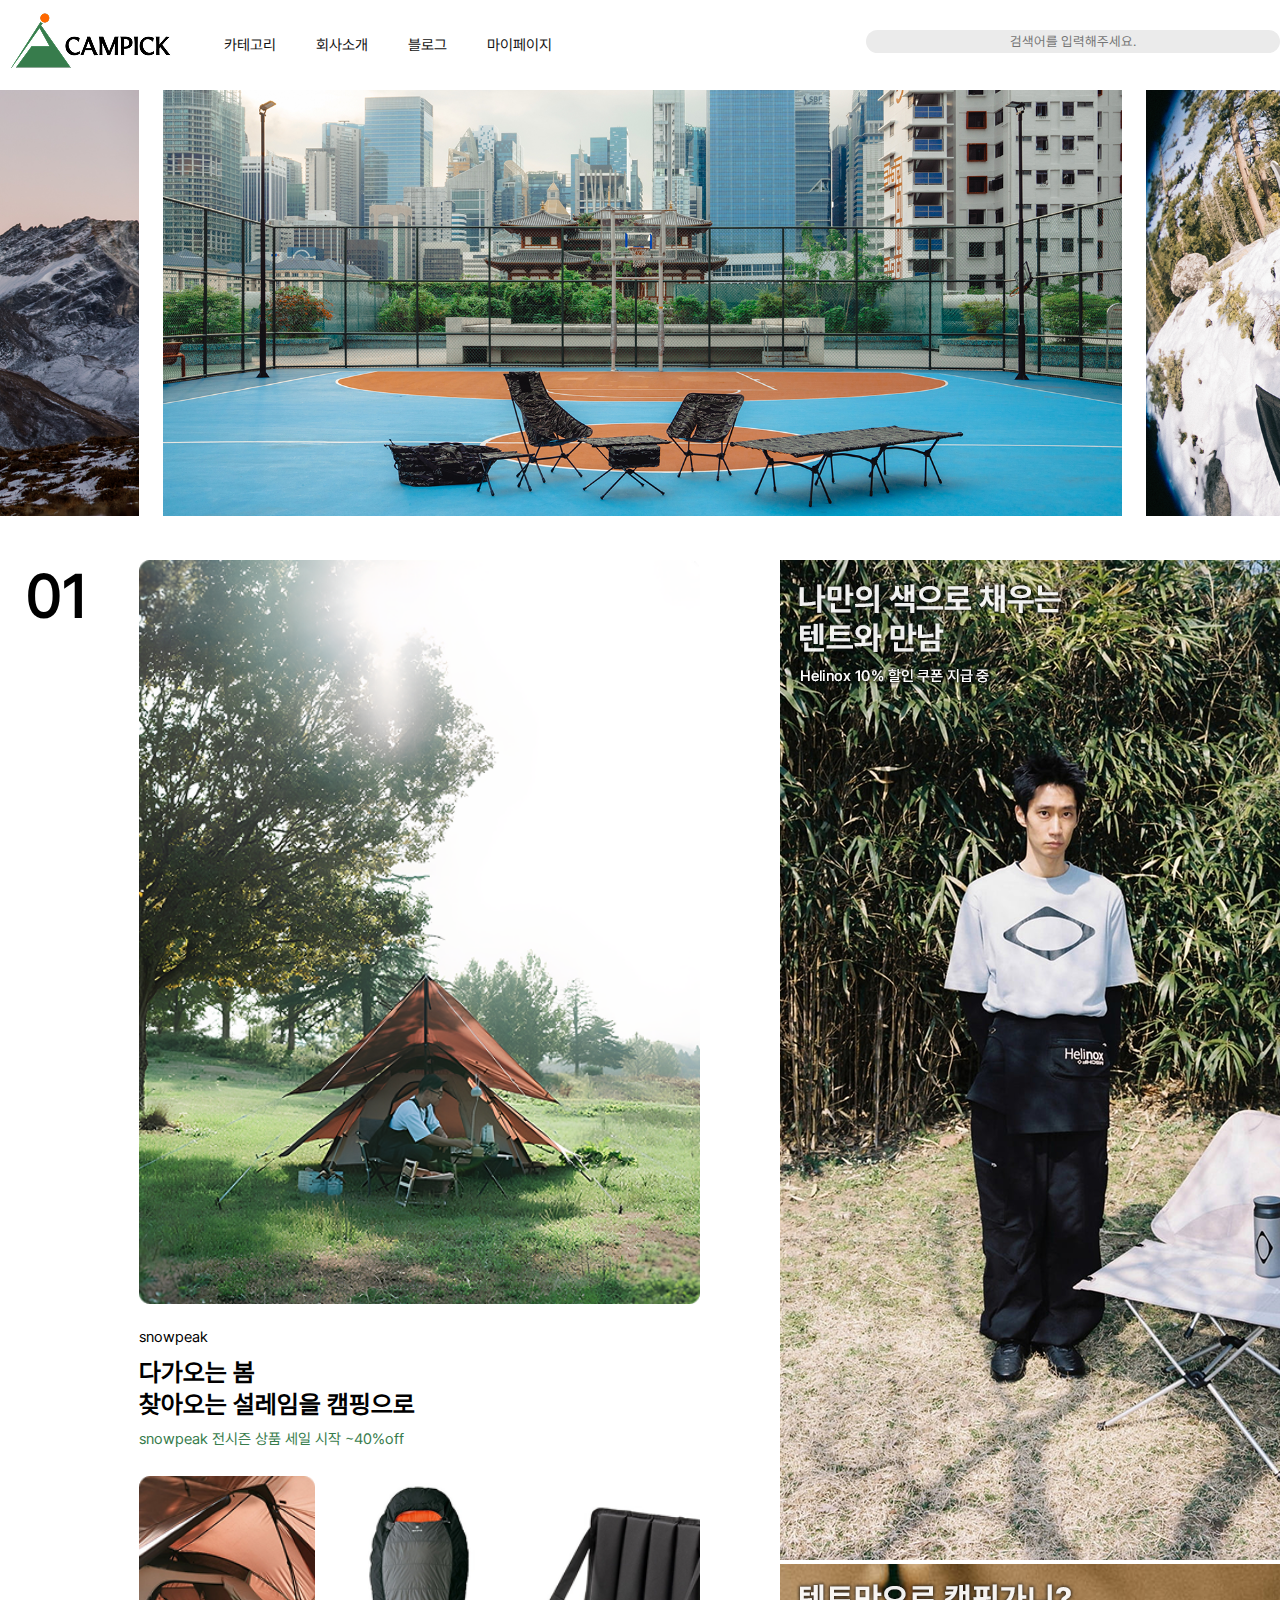
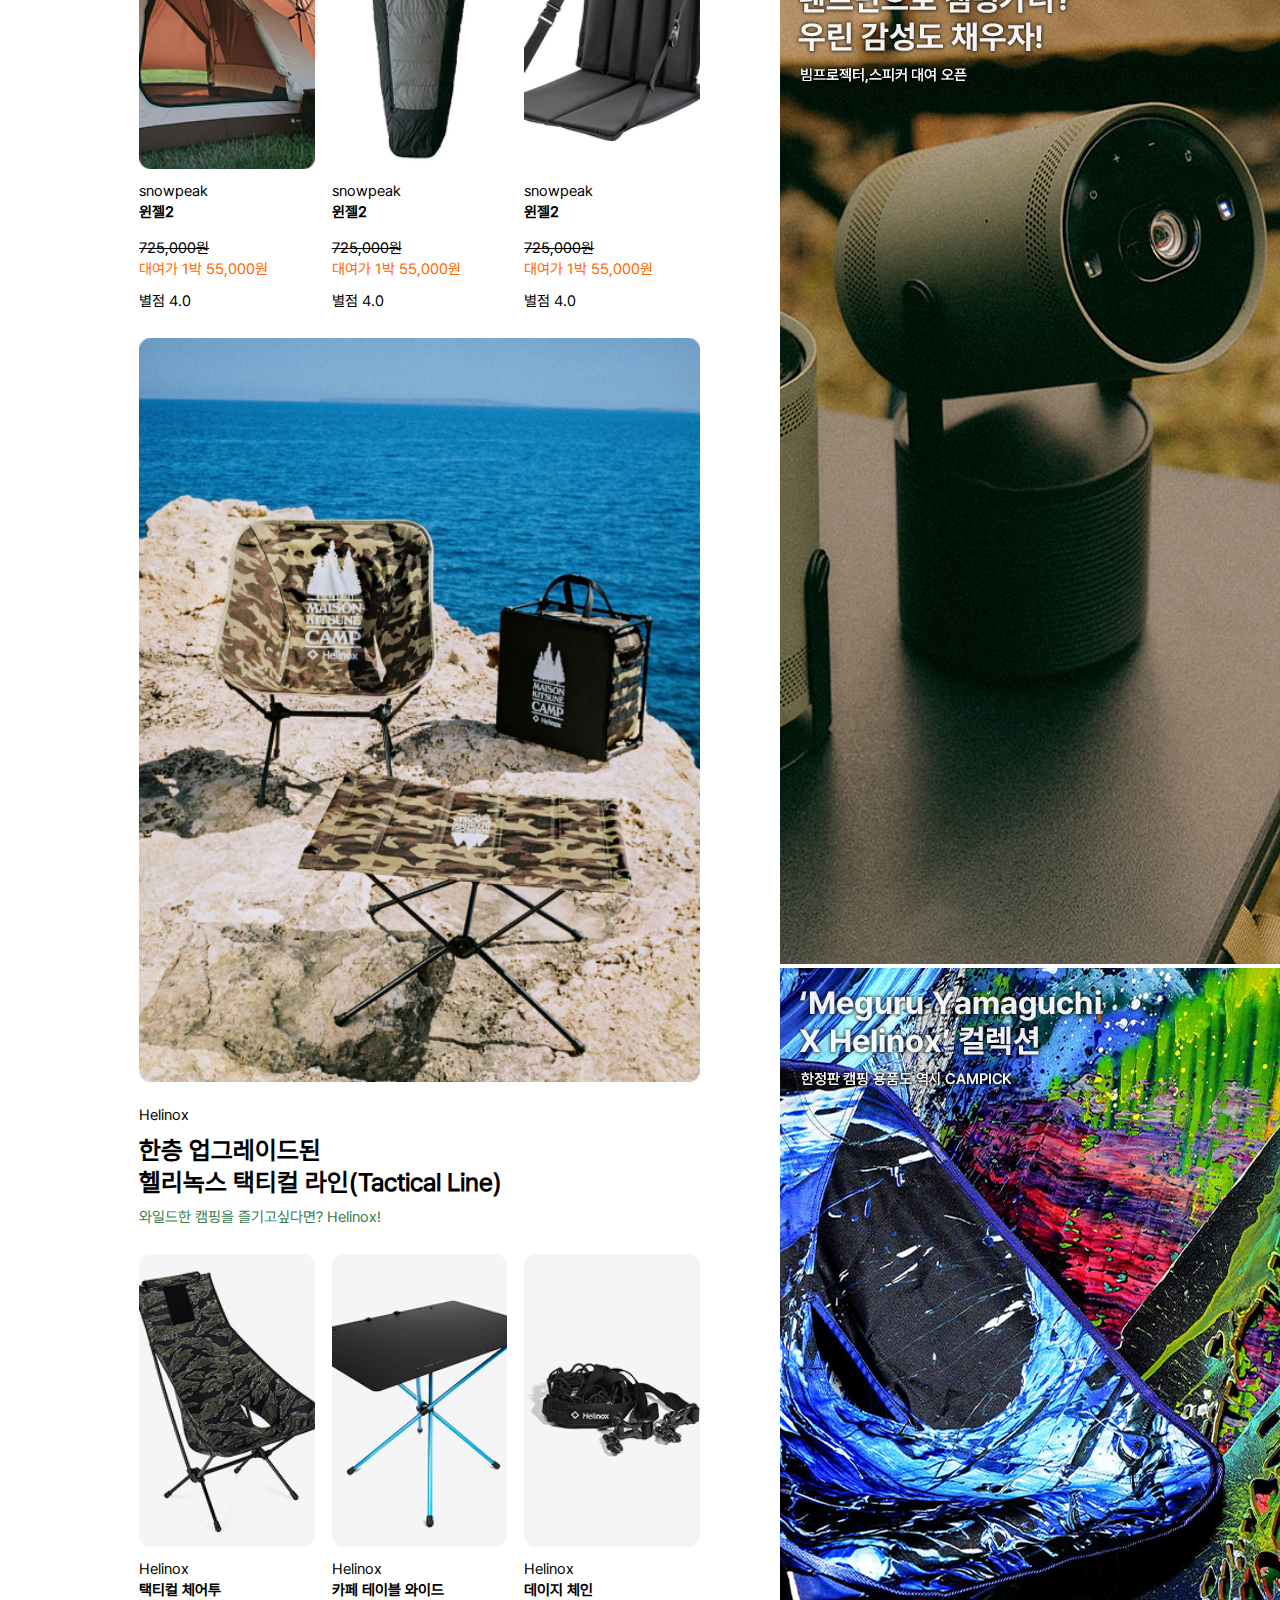
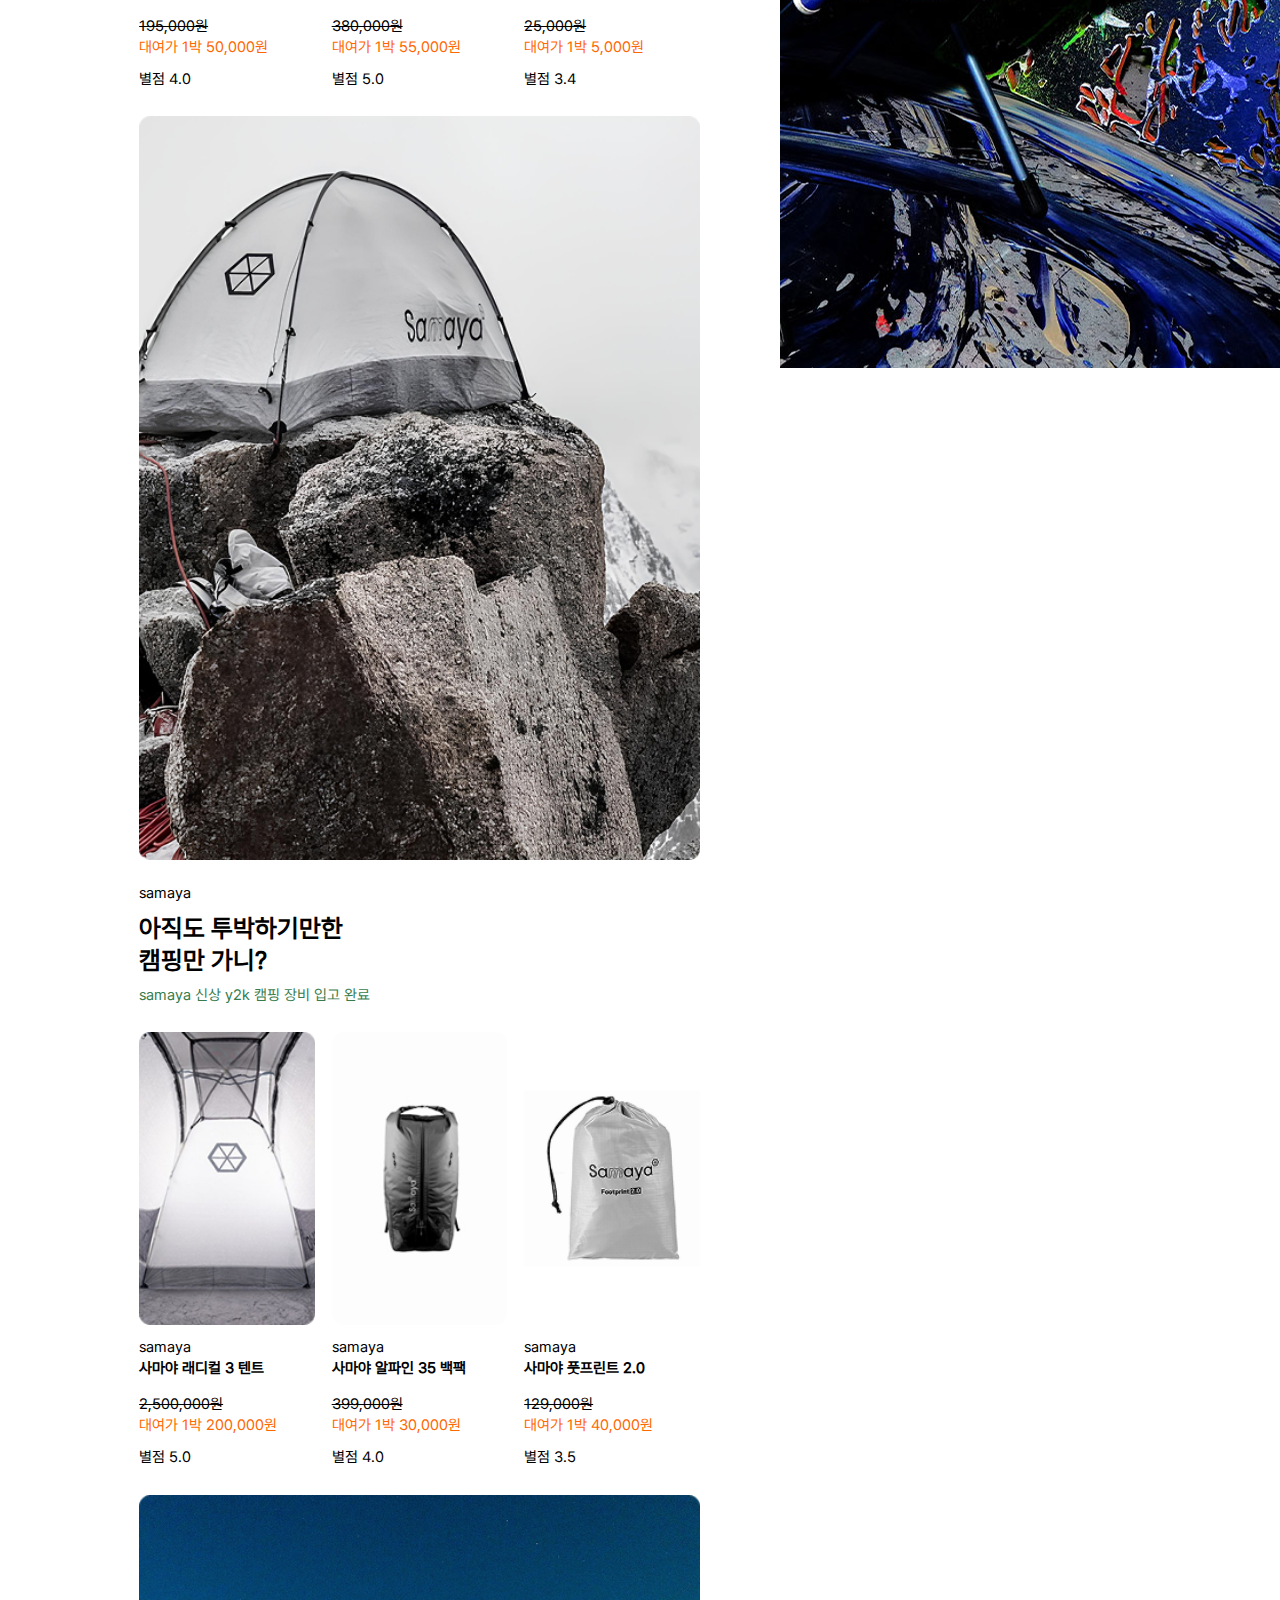
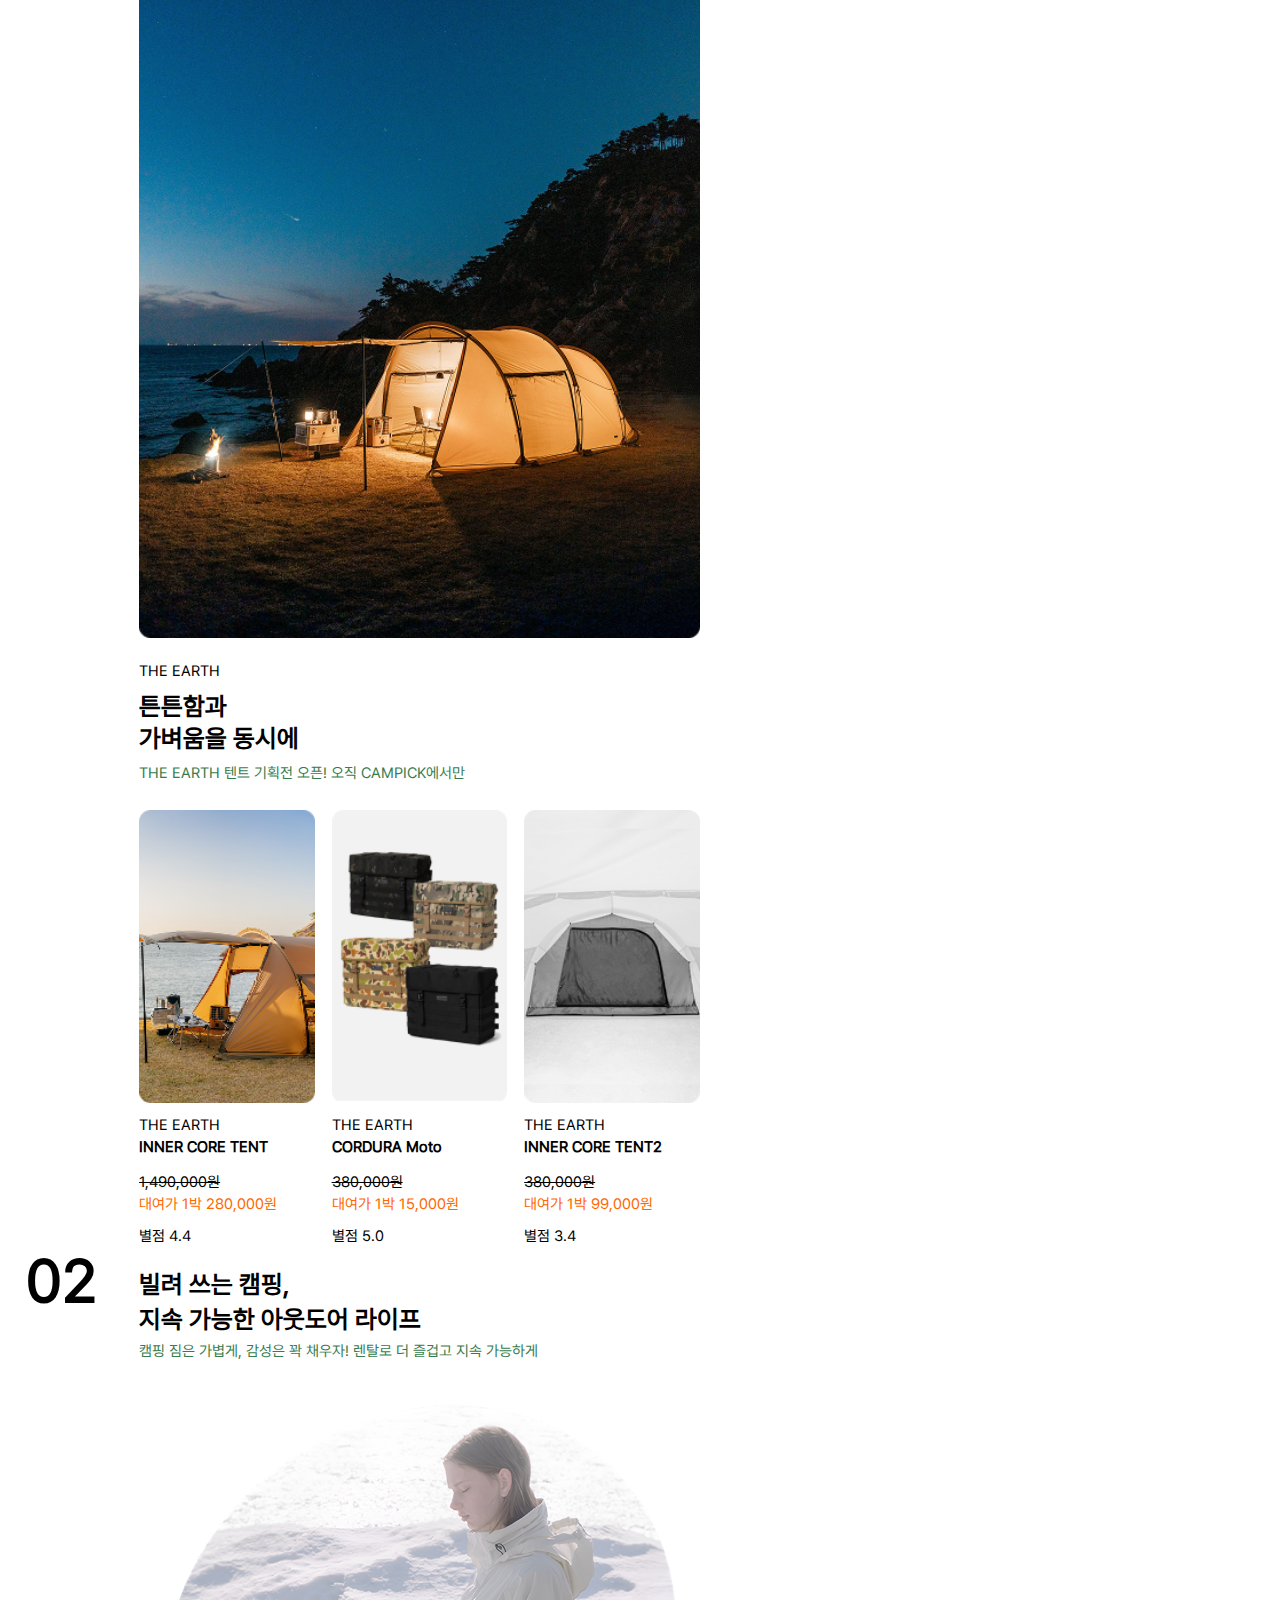
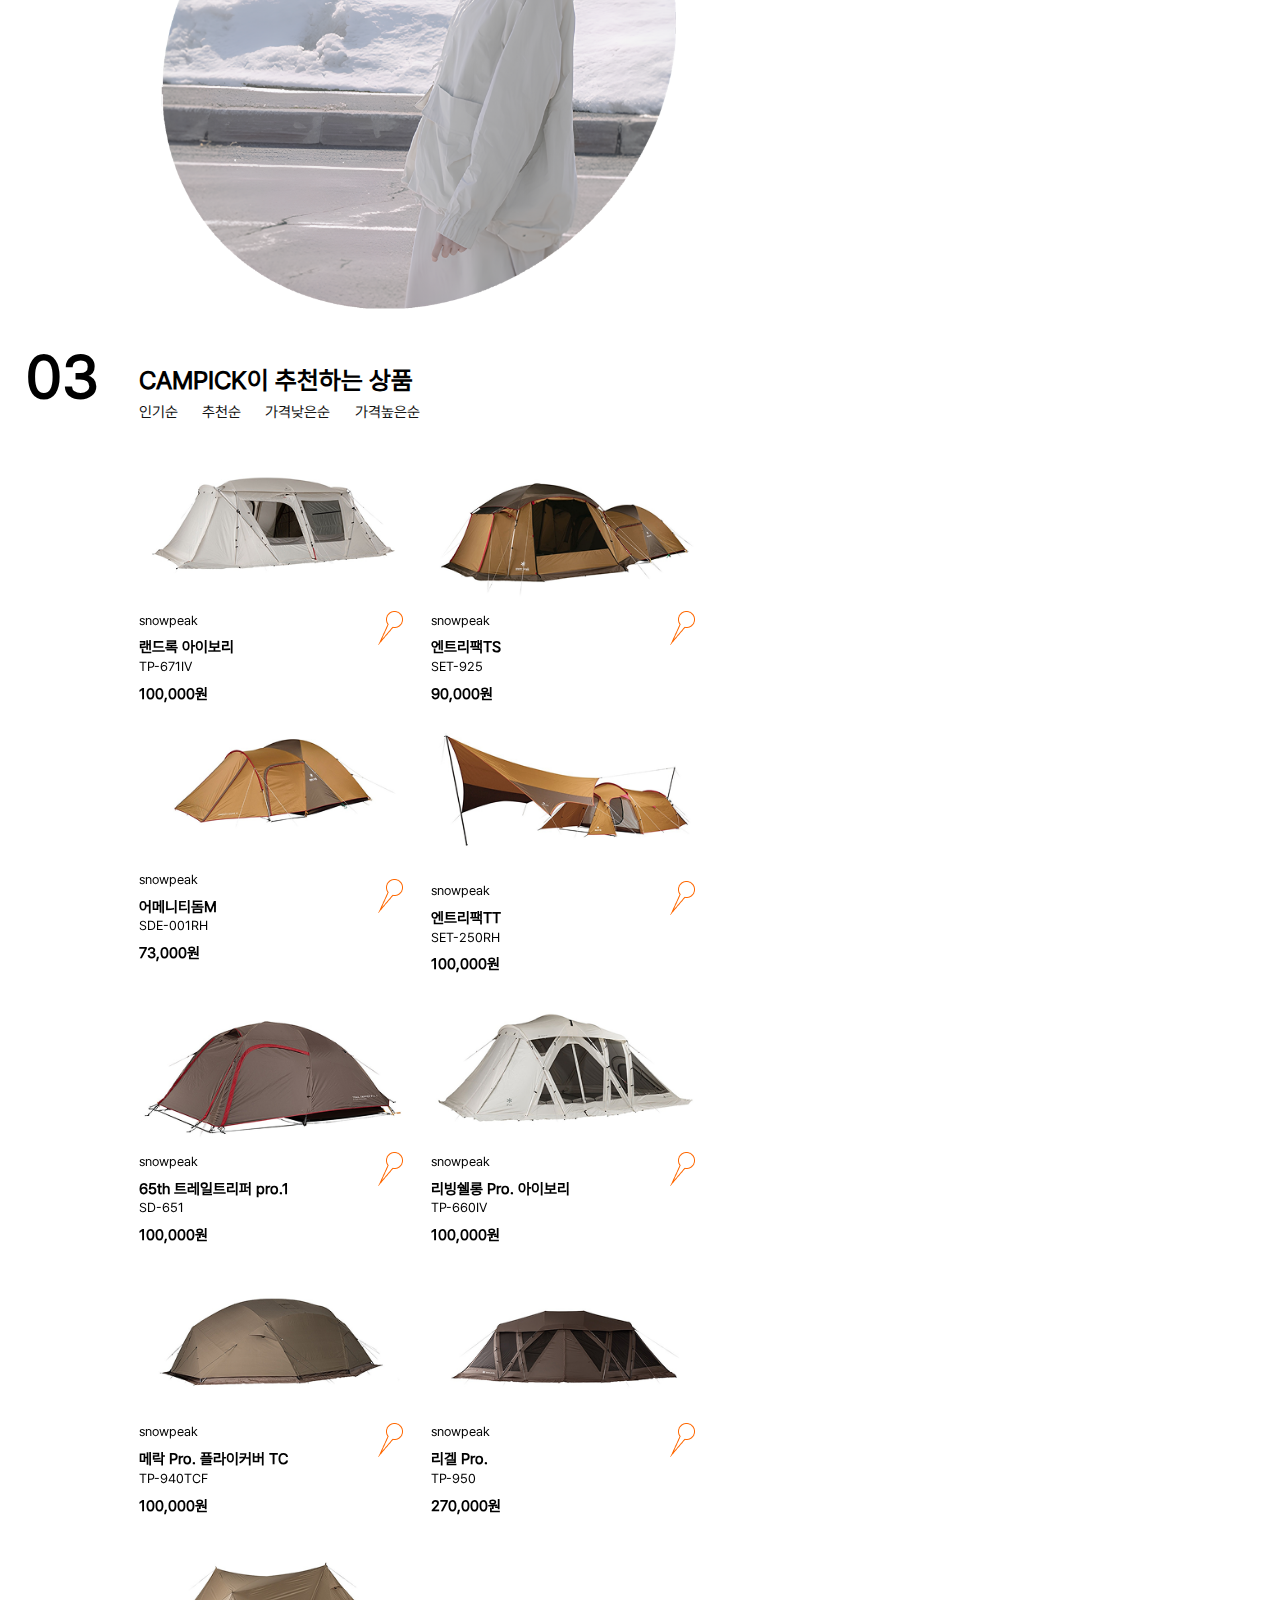
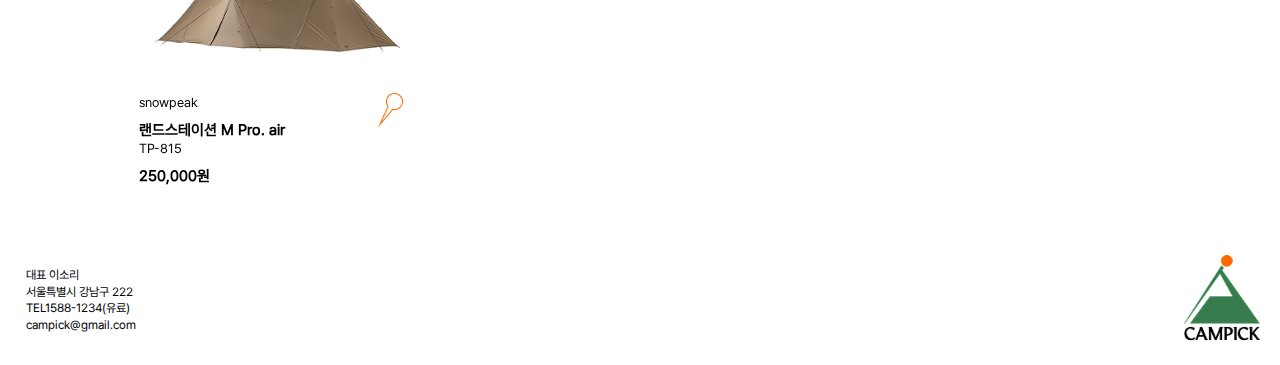
<file: index.html>
<!DOCTYPE html>
<html lang="ko">

<head>
    <meta charset="UTF-8">
    <meta name="viewport" content="width=device-width, initial-scale=1.0">
    <title>CAMPICK 캠핑장비, 쉽게 픽하다</title>
    <link rel="stylesheet" href="./css/index.css">
    <link rel="stylesheet" href="./css/common.css">
    <link rel="stylesheet" href="./css/common(320-768).css">
    <link rel="stylesheet" href="./css/common(768-1023).css">
    <link rel="stylesheet" href="./css/common(1024-1410).css">
    <link rel="stylesheet" href="./css/common(1411-).css">


    <script src="https://ajax.googleapis.com/ajax/libs/jquery/3.7.1/jquery.min.js"></script>
    <script src="./js/index.js"></script>
</head>

<body>
    <header>
        <div class="container_nav">
            <!-- <div class="container_side"> -->
            <div class="logo"> <img src="./img/main/logo_1.png" alt="logo1"></div>

            <!-- </div> -->

            <nav>
                <ul class="mainnav">
                    <li>카테고리
                        <ul class="subnav">
                            <li><a href="#">텐트</a></li>
                            <li><a href="#">타프</a></li>
                            <li><a href="#">테이블</a></li>
                            <li><a href="#">코펠</a></li>
                            <li><a href="#">침낭</a></li>
                        </ul>
                    </li>
                    <li><a href="./sub1_cop1.html">회사소개</a></li>
                    <li><a href="./sub2_blog.html"></a>블로그</li>
                    <li><a href="#">마이페이지</a></li>
                </ul>
                
            </nav>
                <div class="srh">
                    <input type="text" class="search" placeholder="검색어를 입력해주세요.">
                </div>
        </div>
    </header>
    <div class="sliderwrap">
        <!-- <div class="container">
        <div class="sliding"> -->
        <ul class="slide">
            <li><a href="#"><img src="./img/main/s1.png" alt="s1"></a></li>
            <li><a href="#"><img src="./img/main/s2.jpg" alt="s2"></a></li>
            <li><a href="#"><img src="./img/main/s3.jpg" alt="s3"></a></li>
            <li><a href="#"><img src="./img/main/s4.jpg" alt="s4"></a></li>
        </ul>
        <!-- </div>   
    </div> -->

    </div>
    <!-- 콘텐츠 시작 -->
    <div id="contents_wrap">
        <div class="container_side">
            <div><span>01</span></div>
            <div><span>02</span></div>
            <div><span>03</span></div>
        </div>
        <div class="leftright">
            <div class="container_left">
                <div class="pink_left">
                    <div class="one">
                        <img src="./img/main/1.png" alt="1">
                        <div class="upsmallT">snowpeak</div>
                        <div class="uptitleT">다가오는 봄<br>찾아오는 설레임을 캠핑으로</div>
                        <div class="upcolorT">snowpeak 전시즌 상품 세일 시작 ~40%off</div>
                    </div>

                    <div class="one_1">
                        <div>
                            <img src="./img/main/1-1.png" alt="1_1">
                            <div class="smallT">snowpeak</div>
                            <div class="titleT">윈젤2</div>
                            <div class="lineT">725,000원</div>
                            <div class="costT">대여가 1박 55,000원</div>
                            <div class="star">별점 4.0</div>
                        </div>

                        <div class="middle">
                            <img src="./img/main/1-2.png" alt="1_2">
                            <div class="smallT">snowpeak</div>
                            <div class="titleT">윈젤2</div>
                            <div class="lineT">725,000원</div>
                            <div class="costT">대여가 1박 55,000원</div>
                            <div class="star">별점 4.0</div>
                        </div>

                        <div>
                            <img src="./img/main/1-3.png" alt="1_3">
                            <div class="smallT">snowpeak</div>
                            <div class="titleT">윈젤2</div>
                            <div class="lineT">725,000원</div>
                            <div class="costT">대여가 1박 55,000원</div>
                            <div class="star">별점 4.0</div>
                        </div>
                    </div>

                    <div class="two">
                        <img src="./img/main/3.png" alt="3">
                        <div class="upsmallT">Helinox</div>
                        <div class="uptitleT">한층 업그레이드된<br>헬리녹스 택티컬 라인(Tactical Line)</div>
                        <div class="upcolorT">와일드한 캠핑을 즐기고싶다면? Helinox!</div>
                    </div>

                    <div class="one_1">
                        <div>
                            <img src="./img/main/3-1.png" alt="3_1">
                            <div class="smallT">Helinox</div>
                            <div class="titleT">택티컬 체어투</div>
                            <div class="lineT">195,000원</div>
                            <div class="costT">대여가 1박 50,000원</div>
                            <div class="star">별점 4.0</div>
                        </div>

                        <div class="middle">
                            <img src="./img/main/3-2.png" alt="3_2">
                            <div class="smallT">Helinox</div>
                            <div class="titleT">카페 테이블 와이드</div>
                            <div class="lineT">380,000원</div>
                            <div class="costT">대여가 1박 55,000원</div>
                            <div class="star">별점 5.0</div>
                        </div>

                        <div>
                            <img src="./img/main/3-3.png" alt="3_3">
                            <div class="smallT">Helinox</div>
                            <div class="titleT">데이지 체인</div>
                            <div class="lineT">25,000원</div>
                            <div class="costT">대여가 1박 5,000원</div>
                            <div class="star">별점 3.4</div>
                        </div>
                    </div>
                </div>

                <!-- 핑크 오른쪽 -->
                <div class="pink_right">
                    <div class="one">
                        <img src="./img/main/2.png" alt="2">
                        <div class="upsmallT">samaya</div>
                        <div class="uptitleT">아직도 투박하기만한<br>캠핑만 가니?</div>
                        <div class="upcolorT">samaya 신상 y2k 캠핑 장비 입고 완료</div>
                    </div>

                    <div class="one_1">
                        <div>
                            <img src="./img/main/2-1.png" alt="2_1">
                            <div class="smallT">samaya</div>
                            <div class="titleT">사마야 래디컬 3 텐트</div>
                            <div class="lineT">2,500,000원</div>
                            <div class="costT">대여가 1박 200,000원</div>
                            <div class="star">별점 5.0</div>
                        </div>

                        <div class="middle">
                            <img src="./img/main/2-2.png" alt="2_2">
                            <div class="smallT">samaya</div>
                            <div class="titleT">사마야 알파인 35 백팩</div>
                            <div class="lineT">399,000원</div>
                            <div class="costT">대여가 1박 30,000원</div>
                            <div class="star">별점 4.0</div>
                        </div>

                        <div>
                            <img src="./img/main/2-3.png" alt="2_3">
                            <div class="smallT">samaya</div>
                            <div class="titleT">사마야 풋프린트 2.0</div>
                            <div class="lineT">129,000원</div>
                            <div class="costT">대여가 1박 40,000원</div>
                            <div class="star">별점 3.5</div>
                        </div>
                    </div>

                    <div class="two">
                        <img src="./img/main/4.png" alt="4">
                        <div class="upsmallT">THE EARTH</div>
                        <div class="uptitleT">튼튼함과<br>가벼움을 동시에</div>
                        <div class="upcolorT">THE EARTH 텐트 기획전 오픈! 오직 CAMPICK에서만</div>
                    </div>

                    <div class="one_1">
                        <div>
                            <img src="./img/main/4-1.png" alt="4_1">
                            <div class="smallT">THE EARTH</div>
                            <div class="titleT">INNER CORE TENT</div>
                            <div class="lineT">1,490,000원</div>
                            <div class="costT">대여가 1박 280,000원</div>
                            <div class="star">별점 4.4</div>
                        </div>

                        <div class="middle">
                            <img src="./img/main/4-2.png" alt="4_2">
                            <div class="smallT">THE EARTH</div>
                            <div class="titleT">CORDURA Moto</div>
                            <div class="lineT">380,000원</div>
                            <div class="costT">대여가 1박 15,000원</div>
                            <div class="star">별점 5.0</div>
                        </div>

                        <div>
                            <img src="./img/main/4-3.png" alt="4_3">
                            <div class="smallT">THE EARTH</div>
                            <div class="titleT">INNER CORE TENT2</div>
                            <div class="lineT">380,000원</div>
                            <div class="costT">대여가 1박 99,000원</div>
                            <div class="star">별점 3.4</div>
                        </div>
                    </div>
                </div>
            </div>

            <div class="contentsecond">
                <div class="sndT">빌려 쓰는 캠핑,<br>지속 가능한 아웃도어 라이프</div>
                <div class="sndsmallT">캠핑 짐은 가볍게, 감성은 꽉 채우자! 렌탈로 더 즐겁고 지속 가능하게</div>
                <a href="#"><img src="./img/main/middle1.png" alt="middle1"></a>
                <!-- <a href="#"><img src="./img/main/middle2.png" alt="middle2"></a> -->
            </div>

            <div class="contenttrd">
                <div class="sndT">CAMPICK이 추천하는 상품</div>

                <ul>
                    <li>인기순</li>
                    <li>추천순</li>
                    <li>가격낮은순</li>
                    <li>가격높은순</li>
                </ul>

                <div class="trdtop">
                    <div class="trd1">
                        <a href="#"><img src="./img/main/reco1.png" alt="reco1"></a>
                        <div class="trdsmall">snowpeak</div>
                        <div class="trdtitleT">랜드록 아이보리</div>
                        <div class="trdsmall">TP-671IV</div>
                        <div class="trdcost">100,000원</div>

                        <img src="./img/main/like1.png" alt="like1" class="likeImage">
                    </div>
                    <div class="trd1">
                        <a href="#"><img src="./img/main/reco2.png" alt="reco2"></a>
                        <div class="trdsmall">snowpeak</div>
                        <div class="trdtitleT">엔트리팩TS</div>
                        <div class="trdsmall">SET-925</div>
                        <div class="trdcost">90,000원</div>

                        <img src="./img/main/like1.png" alt="like1" class="likeImage">
                    </div>
                    <div class="trd1">
                        <a href="#"><img src="./img/main/reco3.png" alt="reco3"></a>
                        <div class="trdsmall">snowpeak</div>
                        <div class="trdtitleT">어메니티돔M</div>
                        <div class="trdsmall">SDE-001RH</div>
                        <div class="trdcost">73,000원</div>

                        <img src="./img/main/like1.png" alt="like1" class="likeImage">
                    </div>
                    <div class="trd1">
                        <a href="#"><img src="./img/main/reco4.png" alt="reco4"></a>
                        <div class="TT">
                            <div class="trdsmall">snowpeak</div>
                            <div class="trdtitleT">엔트리팩TT</div>
                            <div class="trdsmall">SET-250RH</div>
                            <div class="trdcost">100,000원</div>
                        </div>
                        <img src="./img/main/like1.png" alt="like1" class="likeImage">
                    </div>
                    <div class="trd1">
                        <a href="#"><img src="./img/main/reco5.png" alt="reco5"></a>
                        <div class="trdsmall">snowpeak</div>
                        <div class="trdtitleT">65th 트레일트리퍼 pro.1</div>
                        <div class="trdsmall">SD-651</div>
                        <div class="trdcost">100,000원</div>

                        <img src="./img/main/like1.png" alt="like1" class="likeImage">
                    </div>
                    <div class="trd1">
                        <a href="#"><img src="./img/main/reco6.png" alt="reco6"></a>
                        <div class="trdsmall">snowpeak</div>
                        <div class="trdtitleT">리빙쉘롱 Pro. 아이보리</div>
                        <div class="trdsmall">TP-660IV</div>
                        <div class="trdcost">100,000원</div>

                        <img src="./img/main/like1.png" alt="like1" class="likeImage">
                    </div>
                    <div class="trd1">
                        <a href="#"><img src="./img/main/reco7.png" alt="reco7"></a>
                        <div class="trdsmall">snowpeak</div>
                        <div class="trdtitleT">메락 Pro. 플라이커버 TC</div>
                        <div class="trdsmall">TP-940TCF</div>
                        <div class="trdcost">100,000원</div>

                        <img src="./img/main/like1.png" alt="like1" class="likeImage">
                    </div>
                    <div class="trd1">
                        <a href="#"><img src="./img/main/reco8.png" alt="reco8"></a>
                        <div class="trdsmall">snowpeak</div>
                        <div class="trdtitleT">리겔 Pro.</div>
                        <div class="trdsmall">TP-950</div>
                        <div class="trdcost">270,000원</div>

                        <img src="./img/main/like1.png" alt="like1" class="likeImage">
                    </div>
                    <div class="trd1">
                        <a href="#"><img src="./img/main/reco9.png" alt="reco9"></a>
                        <div class="trdsmall">snowpeak</div>
                        <div class="trdtitleT">랜드스테이션 M Pro. air</div>
                        <div class="trdsmall">TP-815</div>
                        <div class="trdcost">250,000원</div>

                        <img src="./img/main/like1.png" alt="like1" class="likeImage">
                    </div>
                </div>
            </div>
        </div>
        <!-- leftright 끝 -->






        <!-- 오른쪽 슬라이더 -->
        <div class="container_right">
            <a href="#"><img src="./img/main/right1.png" alt="right1"></a>
            <a href="#"><img src="./img/main/right2.png" alt="right2"></a>
            <a href="#"><img src="./img/main/right3.png" alt="right3"></a>
            
        </div>
    </div>
    <!-- 푸터 -->
    <footer style="margin-top: 50px;">
        <div>
            <div>대표 이소리</div>
            <div>서울특별시 강남구 222</div>
            <div>TEL1588-1234(유료)</div>
            <div>campick@gmail.com</div>
        </div>

        <img src="./img/main/logo_2.png" alt="logo_2">
    </footer>

</body>

</html>
</file>
<file: css/index.css>
@charset "UTF-8";

/* @font-face {
    font-family: 'Pretendard-Regular';
    src: url('https://fastly.jsdelivr.net/gh/Project-Noonnu/noonfonts_2107@1.1/Pretendard-Regular.woff') format('woff');
    font-weight: 400;
    font-style: normal;
} */

/* 3분할 폰트 사이즈 */
.smallT {font-size: 0.87rem;margin-top: 5%}
.titleT {font-size: 1rem; font-weight:600;margin-top: 2%}
.lineT {font-size: 0.87rem;margin-top: 10%; text-decoration: line-through;}
.costT {font-size: 1rem; color:#FF6700 ;margin-top: 2%}
.star {font-size: 0.87rem;margin-top: 8%}
/* 윗사진 아래 폰트 사이즈 */
.upsmallT {font-size:1rem ;font-weight: 500; padding-top: 20px;}
.uptitleT {font-size: 1.667rem; font-weight: 700; line-height: 32px; padding:10px 0 ;}
.upcolorT {font-size:1rem ;font-weight: 500; color: #377C4C;}
/* 02콘텐츠 폰트 사이즈*/
.sndT {font-size: 1.667rem;font-weight: 600;margin-top: 4%; line-height: 2.3rem;}
.sndsmallT {font-size: 1rem; color: #377C4C; margin-top: 1%;}
/* 03콘텐츠 폰트 사이즈 */
.trdsmall {font-size: 0.8667rem; margin-top: 1%;}
.trdtitleT {font-size: 1rem; font-weight: 600; margin-top: 4%;}
.trdcost {font-size: 1rem;font-weight: 600; margin-top: 4%;}
/* 푸터 폰트 */
footer div {font-size: 0.8rem; line-height: 1.1rem;}

.one_1 img:hover {opacity: 0.8;}
.trd1 a img:hover {opacity: 0.8;}
.contentsecond a:nth-of-type(2) {display: none;}


#contents_wrap {
    width: 100%;
    height:100% ;
    
    display: flex; 
    flex-flow: row nowrap; 
    
    margin: 0 auto;}
.container {width: 75%; border: 1px solid; margin: 0 auto; height: 100%;}


header {width: 100%;display: flex;}

/* 네비 */
.container_nav{width: 100%; height: 90px; display: flex;}
nav {width: 53.4%; height: 100%; 
    display: flex; flex-direction:row; justify-content:space-between;}
.mainnav {align-content: center;}
.mainnav > li {float: left; padding-left: 40px; cursor: pointer; font-size: 15px; }
.mainnav li:nth-of-type(1) {padding-left: 0;}
.search {
    width: 20%; 
    height: 25%; 
    text-align: center; margin-top:30px; 
    border: none; 
    outline: none; 
    border-radius: 20px;
    background: #EBEBEB;
    color: #fff;
}
.container_nav img {margin-top: 3px;}

.mainnav > li {
    position: relative; /* 기준점 역할 */
  }


.subnav {
    /* display: none;  */
    position: absolute;
    top: 100%; /* li 아래에 뜸 */
    left: 0;
    background: white;
    z-index: 999; 
    width: 310px;
    height: 30px;
}
.subnav li a{color: #377C4C; text-decoration: none;}
.subnav li a:hover {color: #FF6700;}
.subnav li a:active {color: #FF6700;}


/* 슬라이더 */
.sliderwrap {width: 100%; height:auto ; overflow: hidden; margin-bottom: 40px;}
.slide {width: 324%;height: 100%; margin-left: -69.5%;}
.slide li{width: 25%;float: left; padding: 0 0.3%;}
.slide li img {width: 100%;}  

/* 콘텐츠 시작 */

/* 왼쪽 콘텐츠 */
.container_side {width:200px; height:100%;padding-left: 2%; font-size: 4rem;font-weight: 800;}
.container_side div {position: relative;}
.container_side div span {position: sticky; top:0;}
/* .container_side div:nth-of-type(3) span {position:inherit; top:0;} */

/* 중간 콘텐츠 */
.leftright {width:87.5%; height: fit-content ;display: flex;flex-direction: column;}

.container_left {width: 87.5%;height: 100%; display: flex;}
.pink_left {width: 50%;}
.pink_left img {width: 100%;}

.one_1 {margin-top: 5%; display: flex;}
.one_1 img {width: 100%; cursor: pointer;}
.one_1 .middle {margin:0 3%;}

.pink_right {width: 50%;}
.pink_right img {width: 100%;}
/* .pink_right {padding-top: 35%;} */

.two {margin-top: 5%;}

/* contentsecond 02콘텐츠 시작 */
.contentsecond {width: 87.5%;height: fit-content; }
.contentsecond a {width: 100%;}
.contentsecond a img {width: 100%; margin-top: 4%; margin-bottom: 1%; }

/* contenttrd 03 콘텐츠 시작 */
.contenttrd {width: 87.5%; height: fit-content;}
.contenttrd ul {display: flex; width: 30%; justify-content: space-between; margin-top: 1%;}
.contenttrd ul li:hover {color: #377C4C;}
.trdtop {display: flex; width: 100%; flex-flow: row wrap;justify-content: space-between;}

.trd1 {position: relative;}
.trd1:nth-of-type(1) {margin-top: 0%;}
.trd1:nth-of-type(2) {margin-top: 0%;}
.trd1:nth-of-type(3) {margin-top: 0%;}
.trd1 > img {position: absolute; right: 5px; bottom: 58px; cursor: pointer;}

/* 제일 오른쪽 콘텐츠 */
.container_right {width: 500px;height:100%; }
/* .container_right a{ position: sticky; top: 0;} */
.container_right a img{ position: sticky; top: 0;}

/* 푸터 */
/* .contain_last {width: 70.5%; margin-left: 9%;} */
footer {width: 35%; height: 130px;display: flex; justify-content: space-between;}
/* footer div {position: absolute; left: 10%; line-height: 1.5rem;} */
footer img {padding: 20px;}
footer > div{align-content: center; padding-left: 2%;}



/* 반응형 */

@media all and (min-width:320px) and (max-width:768px) {

    html {font-size: 85%;}
    .logo {text-align: center;}
    #contents_wrap {
        width: 100%;
        height:100% ;
        
        display: flex; 
        flex-flow: row nowrap; 
        
        margin: 0 auto;}
    .container {width: 75%; border: 1px solid; margin: 0 auto; height: 100%;}
    header {width: 100%;display: flex;}
    


    /* 슬라이더 */
    .sliderwrap {display: none;}

    /* 콘텐츠 시작 */
    
    /* 왼쪽 콘텐츠 */
    .container_side {display: none;}

    /* 중간 콘텐츠 */
    .leftright {width:100%; height: fit-content ;display: flex; flex-direction: column;}
    
    .container_left {width: 100%; height: 100%; display: flex; flex-direction: column;padding: 0 3%;}
    .pink_left {width:100%;}
    .pink_left img {width: 100%;}
    .one img {width: 100%;}
    
    .one_1 { display: flex; flex-direction: row; width:100%; justify-content: space-between;}
    .one_1 img {width: 100%; cursor: pointer;}
    .one_1 div {width: 100%;}
    .one_1 .middle {margin:0 3%;}
    
    .pink_right {width: 100%;}
    .pink_right img {width: 100%;}
    .pink_right {padding-top: 5%;}
    
    .two {margin-top: 5%;}
    
    /* contentsecond 02콘텐츠 시작 */
    .contentsecond {width: 100%;height: fit-content; padding: 0 3%;}
    .contentsecond a {width: 100%;}
    .contentsecond a img {width: 100%; margin-top: 4%; margin-bottom: 1%; }
    
    .smallT {font-size:90%}
    .titleT {font-size: 90%;}
    .lineT {font-size:90%;}
    .costT {font-size: 90%;}
    .star {font-size: 90%;}
    /* 윗사진 아래 폰트 사이즈 */
    .upsmallT {font-size:110% ;}
    .upcolorT {font-size:110% ;}
    .sndsmallT {font-size: 95%;}


    /* contenttrd 03 콘텐츠 시작 */
    .contenttrd {width: 100%; height: fit-content;padding: 0 3%;}
    .contenttrd ul {display: flex; width: 65%; justify-content: space-between; margin-top: 3%; flex-direction: row;}
    .contenttrd ul li:hover {color: #377C4C;}
    .trdtop {display: flex; width: 100%; flex-flow: column;}
    
    .trd1 { position: relative; padding-top: 5%; }
    .trd1 > img {position: absolute; right: 5px; bottom: 16%; cursor: pointer;}
    .trd1 a img {width: 100%;}

    .trdsmall {font-size: 100%;}
    .trdtitleT {font-size: 120%;}
    .trdcost {font-size: 120%;}
    
    /* 제일 오른쪽 콘텐츠 */
    .container_right {width:35%; height:100%; display: none; }
    .container_right a img{ position: sticky; top: 0;}
    
    /* 푸터 */
    footer {width: 100%; height: 130px;display: flex; justify-content: space-between;padding: 0 3%;}
    footer img {padding: 20px;}
    footer > div{align-content: center; padding-left: 2%;}
    
    
}

/* 중간 사이즈 */
@media all and (min-width:768px) and (max-width:1023px){
    
    html {font-size: 90%;}
    #contents_wrap {
        width: 100%;
        height:100% ;
      
        display: flex; 
        flex-flow: row nowrap; 
        
        margin: 0 auto;}
    .container {width: 75%; border: 1px solid; margin: 0 auto; height: 100%;}
    header {width: 100%;display: flex;}

    /* 슬라이더 */
    .sliderwrap {width: 100%; height:auto ; overflow: hidden; margin-bottom: 40px;}
    .slide {width: 320%;height: 100%; margin-left: -65%;}
    .slide li{width: 24%;float: left; padding: 0 0.3%;}
    .slide li img {width: 100%;}  
    
    /* 콘텐츠 시작 */
    
    /* 왼쪽 콘텐츠 */
    .container_side {width:100px; height:100%;padding-left: 2%; font-size: 3rem;font-weight: 800;}
    .container_side div {position: relative;}
    .container_side div span {position: sticky; top:0;}

    /* 중간 콘텐츠 */
    .leftright {width:100%; height: fit-content ;display: flex; flex-direction: column;}
    
    .container_left {width: 100%; height: 100%; display: flex; flex-direction: column;padding-right: 3%;}
    .pink_left {width:100%;}
    .pink_left img {width: 100%;}
    .one img {width: 100%;}
    
    .one_1 { display: flex; flex-direction: row; width:100%; justify-content: space-between;}
    .one_1 img {width: 100%; cursor: pointer;}
    .one_1 div {width: 100%; font-size: 100%;}
    .one_1 .middle {margin:0 3%;}
    
    .pink_right {width: 100%;}
    .pink_right img {width: 100%;}
    .pink_right {padding-top: 5%;}
    
    .two {margin-top: 5%;}
    
    /* contentsecond 02콘텐츠 시작 */
    .contentsecond {width: 100%;height: fit-content;padding-right: 3%;}
    .contentsecond a {width: 100%;}
    .contentsecond a img {width: 100%; margin-top: 4%; margin-bottom: 1%; }
    
    /* contenttrd 03 콘텐츠 시작 */
    .contenttrd {width:100%; height: fit-content;padding-right: 3%;}
    .contenttrd ul {display: flex; width: 50%; justify-content: space-between; margin-top: 1%;}
    .contenttrd ul li:hover {color: #377C4C;}
    .trdtop {display: flex; width: 100%; flex-flow: row wrap;justify-content: space-between;}
    
    .trd1 { position: relative; padding-top: 5%; width: 48%;}
    .trd1 > img {position: absolute; right: 5px; bottom: 58px; cursor: pointer;}
    .trd1 a img {width: 100%;}
    
    /* 제일 오른쪽 콘텐츠 */
    .container_right {width:35%; height:100%; display: none; }
    .container_right a img{ position: sticky; top: 0;}
    
    /* 푸터 */
    footer {width: 100%; height: 130px;  display: flex; justify-content: space-between;}
    footer img {padding: 20px;}
    footer > div{align-content: center; padding-left: 2%;}
    
    
}


@media all and (min-width:1024px) and (max-width:1410px){

    #contents_wrap {
        width: 100%;
        height:100% ;
    
        display: flex; 
        flex-flow: row nowrap; 
        
        margin: 0 auto;}
    .container {width: 75%; border: 1px solid; margin: 0 auto; height: 100%;}
    
    
    header {width: 100%;display: flex;}


    /* 슬라이더 */
    .sliderwrap {width: 100%; height:auto ; overflow: hidden; margin-bottom: 40px;}
    .slide {width: 320%;height: 100%; margin-left: -65%;}
    .slide li{width: 24%;float: left; padding: 0 0.3%;}
    .slide li img {width: 100%;}  
 
    
    /* 콘텐츠 시작 */
        
    /* 왼쪽 콘텐츠 */
    .container_side {width:17.5%; height:100%; padding-left: 2%; font-size: 4rem;font-weight: 800;}
    .container_side div {position: relative;}
    .container_side div span {position: sticky; top:0;}
    /* .container_side div:nth-of-type(3) span {position:inherit; top:0;} */
    
    /* 중간 콘텐츠 */
    .leftright {width:87.5%; height: fit-content ;display: flex;flex-direction: column;}
    
    .container_left {width: 87.5%;height: 100%; display: flex; flex-direction: column;}
    .pink_left {width: 100%;}
    .pink_left img {width: 100%;}
    
    .one_1 { display: flex; flex-direction: row; width:100%; justify-content: space-between;}
    .one_1 img {width: 100%; cursor: pointer;}
    .one_1 div {width: 100%; font-size: 100%;}
    .one_1 .middle {margin:0 3%;}

    .pink_right {width: 100%;}
    .pink_right img {width: 100%;}
    .pink_right {padding-top: 5%;}
    
    .two {margin-top: 5%;}
    
    /* contentsecond 02콘텐츠 시작 */
    .contentsecond {width: 87.5%;height: fit-content; }
    .contentsecond a {width: 100%;}
    .contentsecond a img {width: 100%; margin-top: 4%; margin-bottom: 1%; }
    
    /* contenttrd 03 콘텐츠 시작 */
    .contenttrd {width: 87.5%; height: fit-content;}
    .contenttrd ul {display: flex; width: 50%; justify-content: space-between; margin-top: 1%;}
    .contenttrd ul li:hover {color: #377C4C;}
    .trdtop {display: flex; width: 100%; flex-flow: row wrap;justify-content: space-between; margin-top: 4%;}
    
    .trd1 {margin-top: 2%; position: relative; width: 48%;}
    .trd1:nth-of-type(1) {margin-top: 0%;}
    .trd1:nth-of-type(2) {margin-top: 0%;}
    .trd1:nth-of-type(3) {margin-top: 0%;}
    .trd1 > img {position: absolute; right: 5px; bottom: 22%; cursor: pointer;}
    .trd1 a img {width: 100% ;}
    
    /* 제일 오른쪽 콘텐츠 */
    .container_right {  height:100%;}
    .container_right a img{ position: sticky; top: 0; }
    
    /* 푸터 */
    footer {width: 100%; height: 130px;  display: flex; justify-content: space-between;}
    footer img {padding: 20px;}
    footer > div{align-content: center; padding-left: 2%;}
    
}



/* 가장 큰 사이즈 */
@media all and (min-width:1411px){

/* .logo {margin-left: 0.5%;} */
#contents_wrap {
    width: 100%;
    height:100% ;
    display: flex; 
    flex-flow: row nowrap; 
    
    margin: 0 auto;}
.container {width: 75%; border: 1px solid; margin: 0 auto; height: 100%;}
header {width: 100%;display: flex;}

/* 슬라이더 */
.sliderwrap {width: 100%; height:auto ; overflow: hidden; margin-bottom: 40px;}
.slide {width: 320%;height: 100%; margin-left: -65%;}
.slide li{width: 24%;float: left; padding: 0 0.3%;}
.slide li img {width: 100%;}  

/* 콘텐츠 시작 */

/* 왼쪽 콘텐츠 */
.container_side {width:17.5%; height:100%; padding-left: 2%; font-size: 4rem;font-weight: 800;}
.container_side div {position: relative;}
.container_side div span {position: sticky; top:0;}

/* 중간 콘텐츠 */
.leftright {width:87.5%; height: fit-content ;display: flex;flex-direction: column;}

.container_left {width: 87.5%;height: 100%;  display: flex;}
.pink_left {width: 50%; padding-right: 1%;}
.pink_left img {width: 100%;}

.one_1 {margin-top: 5%; display: flex;}
.one_1 img {width: 100%; cursor: pointer;}
.one_1 .middle {margin:0 3%;}

.pink_right {width: 50%; padding-left: 1%;}
.pink_right img {width: 100%;}
.pink_right {padding-top: 35%;}

.two {margin-top: 5%;}

/* contentsecond 02콘텐츠 시작 */
.contentsecond {width: 87.5%;height: fit-content; }
.contentsecond a {width: 100%;}
.contentsecond a img {width: 100%; margin-top: 4%; margin-bottom: 1%; }

/* contenttrd 03 콘텐츠 시작 */
.contenttrd {width: 87.5%; height: fit-content;}
.contenttrd ul {display: flex; width: 50%; justify-content: space-between; margin-top: 1%;}
.contenttrd ul li:hover {color: #377C4C;}
.trdtop {display: flex; width: 100%; flex-flow: row wrap;justify-content: space-between; margin-top: 4%;}

.trd1 {margin-top: 2%; position: relative; width: 32%;}
.trd1:nth-of-type(1) {margin-top: 0%;}
.trd1:nth-of-type(2) {margin-top: 0%;}
.trd1:nth-of-type(3) {margin-top: 0%;}
.trd1 > img {position: absolute; right: 5px; bottom: 18%; cursor: pointer;}
.trd1 a img {width: 100% ;}

/* 제일 오른쪽 콘텐츠 */
.container_right {height: 100%; }
.container_right a img{ position: sticky; top: 0; }

/* 푸터 */
footer {width: 100%; height: 130px; display: flex; justify-content: space-between;}
footer img {padding: 20px;}
footer > div{align-content: center; padding-left: 2%;}


}
</file>
<file: css/common.css>
@charset "UTF-8";

@font-face {
    font-family:'Pretendard-Regular';
    src:url(../fonts/Pretendard-Regular.otf) format('truetype');
}

*{
    list-style: none;  
    margin: 0; padding: 0;
    font-family: 'Pretendard-Regular';
    box-sizing: border-box;
} 
ul,li,a {text-decoration: none; color: #121212;}

/* 폰트 사이즈 모음 */
html {font-size: 15px;}

/* 네비 */
.container_nav img {margin-top: 3px;}

.mainnav > li {
    position: relative; /* 기준점 역할 */
}

.subnav {
    display: none; 
    position: absolute;
    top: 100%; /* li 아래에 뜸 */
    left: 0;
    background: white;
    z-index: 999; 
    width: 120%;
    height:fit-content;
    margin-left: -10px;
    padding-left: 10px;
}

.subnav li:nth-of-type(1) {padding-top: 40px}
.subnav li:nth-of-type(5) {padding-bottom: 10px}
.subnav li {padding-top: 10px; width: 50px;}
.subnav li a{color: #377C4C; text-decoration: none;}
.subnav li a:hover {color: #FF6700;}
.subnav li a:active {color: #FF6700;}

/* 푸터 */
footer {width: 100%; height: 130px; display: flex; justify-content: space-between;}
footer img {padding: 20px;}
footer > div{align-content: center; padding-left: 2%;}
</file>
<file: css/common(320-768).css>
@charset "UTF-8";

@media all and (min-width:320px) and (max-width:768px) {

        /* 네비 */
        .logo {text-align: center;}
        .container_nav{width: 100%; height: 200px; display: flex; flex-direction: column}
        nav {width: 100%; height: 50px; 
            display: flex; flex-direction:row; justify-content:center; padding: 0 3%;}
        .mainnav {align-content: center;}
        .mainnav > li {float: left; padding-left: 40px; cursor: pointer; font-size: 1rem; }
        .mainnav li:nth-of-type(1) {padding-left: 0;}
        .search {
            width:80%; 
            height: 30px; 
            text-align: center; margin-bottom:0; 
            border: none; 
            outline: none; 
            border-radius: 20px;
            background: #EBEBEB;
            color: #fff;
            margin-top: 30px;
            
        }
        .srh {text-align: center;position: relative;;bottom: 15px;}
        .container_nav img {margin-top: 3px;}
    
        .mainnav > li {
            position: relative; /* 기준점 역할 */
        }
    
        .subnav {
            display: none; 
            position: absolute;
            top: 100%; /* li 아래에 뜸 */
            left: 0;
            background: white;
            z-index: 999; 
            width: 120%;
            height:fit-content;
            margin-left: -10px;
            padding-left: 10px;
            
        }
    
        .subnav li:nth-of-type(1) {padding-top: 40px}
        .subnav li:nth-of-type(5) {padding-bottom: 10px}
        .subnav li {padding-top: 10px;}
        .subnav li a{color: #377C4C; text-decoration: none;}
        .subnav li a:hover {color: #FF6700;}
        .subnav li a:active {color: #FF6700;}
}
</file>
<file: css/common(768-1023).css>
@charset "UTF-8";

@media all and (min-width:768px) and (max-width:1023px){

    /* 네비 */
    .logo {text-align: center;}
    .container_nav{width: 100%; height: 200px; display: flex; flex-direction: column}
    nav {width: 100%; height: 100%; 
        display: flex; flex-direction:row; justify-content:center}
    .mainnav {align-content: center;}
    .mainnav > li {float: left; padding-left: 40px; cursor: pointer; font-size: 15px; }
    .mainnav li:nth-of-type(1) {padding-left: 0;}
    .search {
        width: 500px; 
        height: 25px; 
        text-align: center; margin-top:30px; 
        border: none; 
        outline: none; 
        border-radius: 20px;
        background: #EBEBEB;
        color: #fff;
        
    }
    .srh {text-align: center;position: relative;;bottom: 15px;}
    .container_nav img {margin-top: 3px;}

    .mainnav > li {
        position: relative; /* 기준점 역할 */
    }

    .subnav {
        display: none; 
        position: absolute;
        top: 100%; /* li 아래에 뜸 */
        left: 0;
        background: white;
        z-index: 999; 
        width: 120%;
        height:fit-content;
        margin-left: -10px;
        padding-left: 10px;
        
    }

    .subnav li:nth-of-type(1) {padding-top: 40px}
    .subnav li:nth-of-type(5) {padding-bottom: 10px}
    .subnav li {padding-top: 10px; width: 50px;}
    .subnav li a{color: #377C4C; text-decoration: none;}
    .subnav li a:hover {color: #FF6700;}
    .subnav li a:active {color: #FF6700;}
}
</file>
<file: css/common(1024-1410).css>
@charset "UTF-8";

@media all and (min-width:1024px) and (max-width:1410px){

    /* 네비 */
    .container_nav{width: 100%; height: 90px; display: flex;}
    nav {width: 53%; height: 100%; 
        display: flex; flex-direction:row; justify-content:space-between;margin-left: 3.2%;}
    .mainnav {align-content: center;}
    .mainnav > li {float: left; padding-left: 40px; cursor: pointer; font-size: 15px; }
    .mainnav li:nth-of-type(1) {padding-left: 0;}
    .search {
        width: 414px; 
        height: 25%; 
        text-align: center; margin-top:30px; 
        border: none; 
        outline: none; 
        border-radius: 20px;
        background: #EBEBEB;
        color: #fff;
    }
    .container_nav img {margin-top: 3px;}

    .mainnav > li {
        position: relative; /* 기준점 역할 */
    }

    .subnav {
        display: none; 
        position: absolute;
        top: 100%; /* li 아래에 뜸 */
        left: 0;
        background: white;
        z-index: 999; 
        width: 120%;
        height:fit-content;
        margin-left: -10px;
        padding-left: 10px;
        
    }

    .subnav li:nth-of-type(1) {padding-top: 40px}
    .subnav li:nth-of-type(5) {padding-bottom: 10px}
    .subnav li {padding-top: 10px; width: 50px;}
    .subnav li a{color: #377C4C; text-decoration: none;}
    .subnav li a:hover {color: #FF6700;}
    .subnav li a:active {color: #FF6700;}
}
</file>
<file: css/common(1411-).css>
@charset "UTF-8";

@media all and (min-width:1411px){

        /* 네비 */
        .container_nav{width: 100%; height: 90px; display: flex;}
        nav {width: 53%; height: 100%; 
            display: flex; flex-direction:row; justify-content:space-between;margin-left: 3.2%;}
        .mainnav {align-content: center;}
        .mainnav > li {float: left; padding-left: 40px; cursor: pointer; font-size: 15px; }
        .mainnav li:nth-of-type(1) {padding-left: 0;}
        .search {
            width: 414px; 
            height: 25%; 
            text-align: center; margin-top:30px; 
            border: none; 
            outline: none; 
            border-radius: 20px;
            background: #EBEBEB;
            color: #fff;
        }
        .container_nav img {margin-top: 3px;}
    
        .mainnav > li {
            position: relative; /* 기준점 역할 */
        }
    
        .subnav {
            display: none; 
            position: absolute;
            top: 100%; /* li 아래에 뜸 */
            left: 0;
            background: white;
            z-index: 999; 
            width: 120%;
            height:fit-content;
            margin-left: -10px;
            padding-left: 10px;
            
        }
    
        .subnav li:nth-of-type(1) {padding-top: 40px}
        .subnav li:nth-of-type(5) {padding-bottom: 10px}
        .subnav li {padding-top: 10px; width: 50px;}
        .subnav li a{color: #377C4C; text-decoration: none;}
        .subnav li a:hover {color: #FF6700;}
        .subnav li a:active {color: #FF6700;}
    }
</file>
